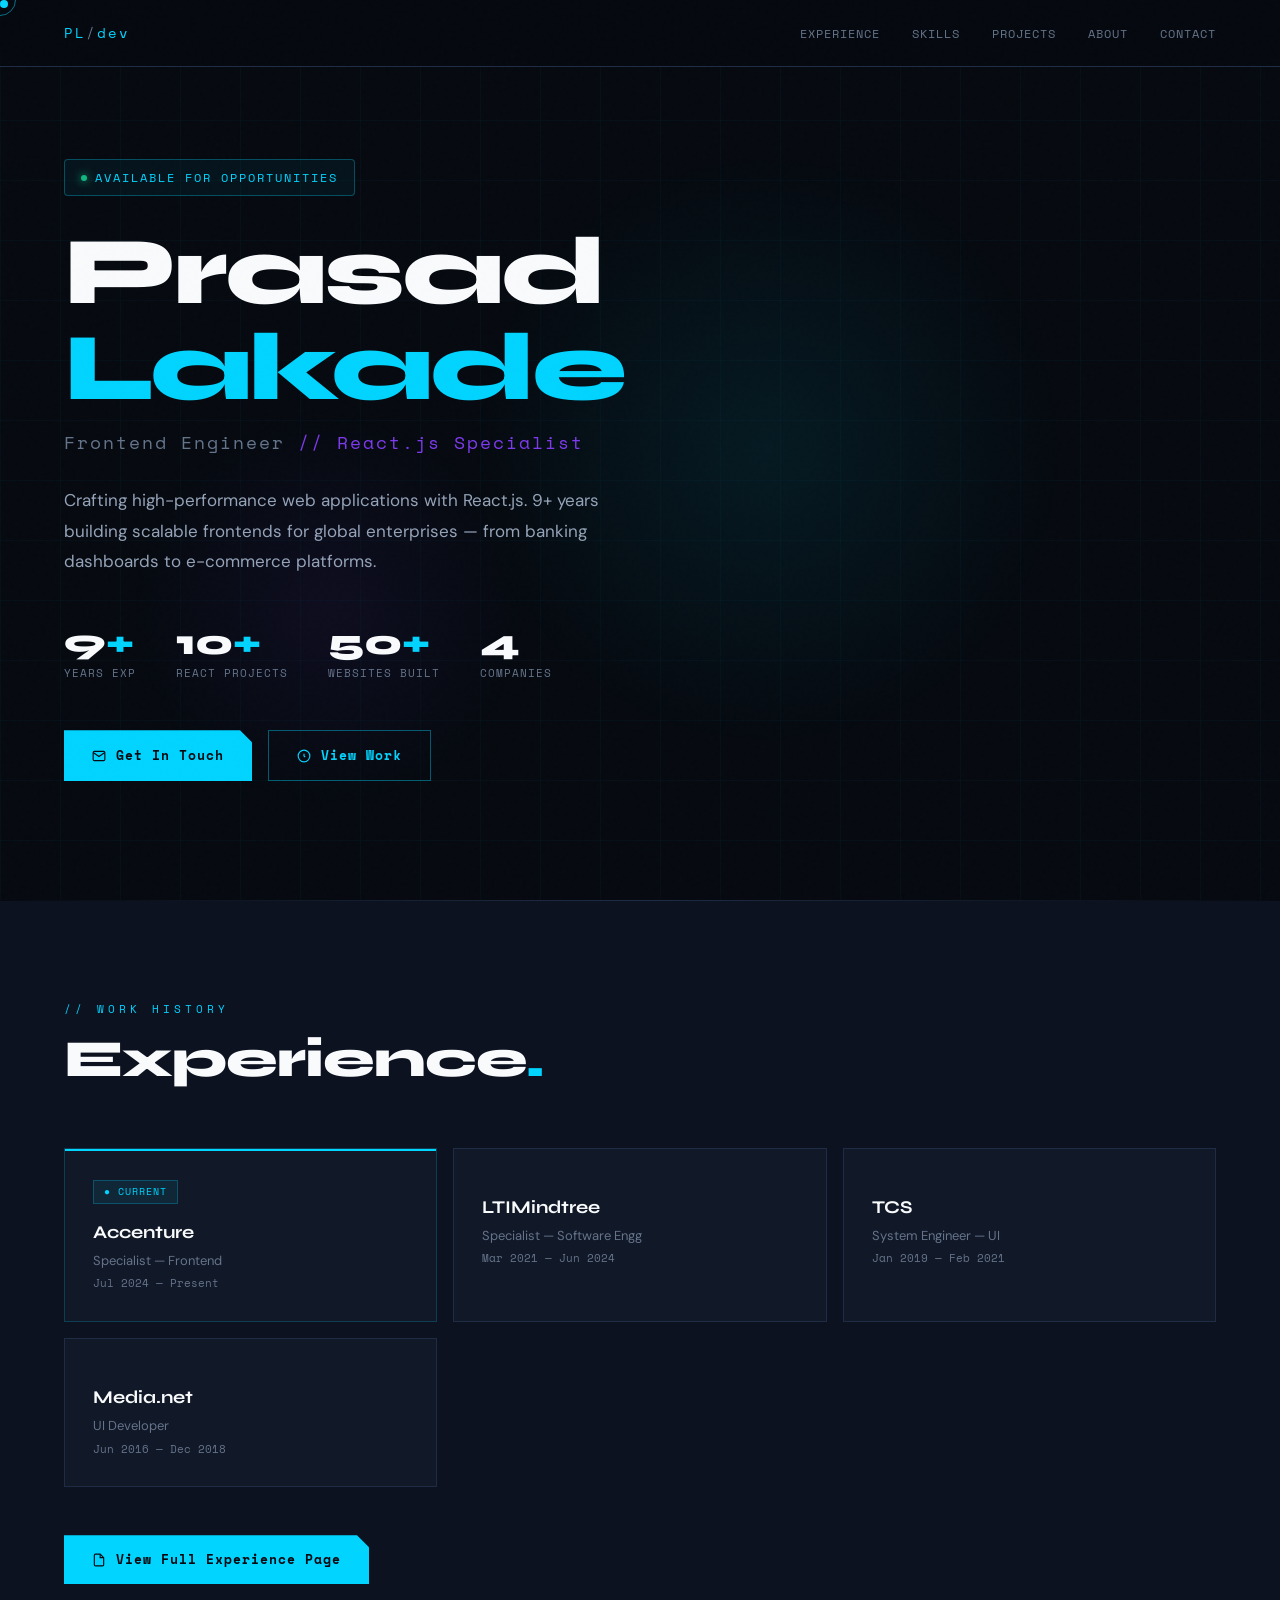
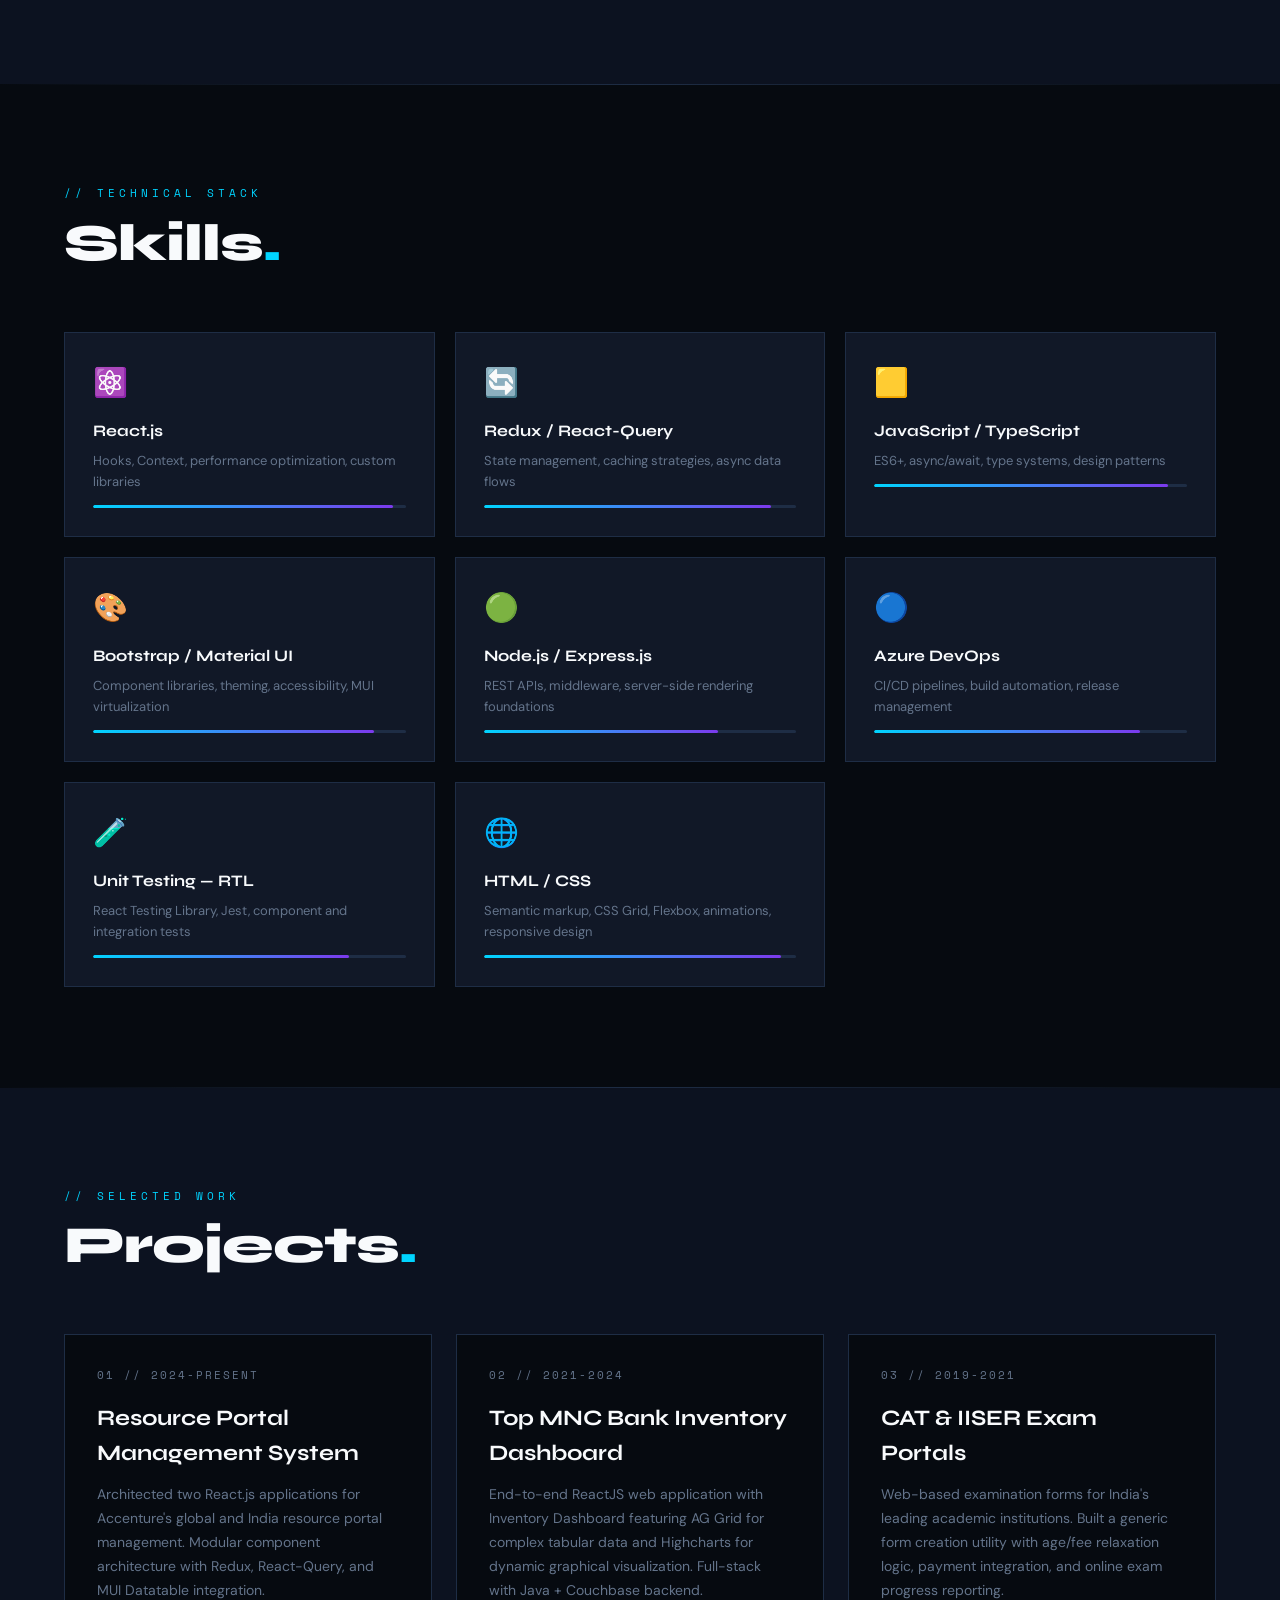
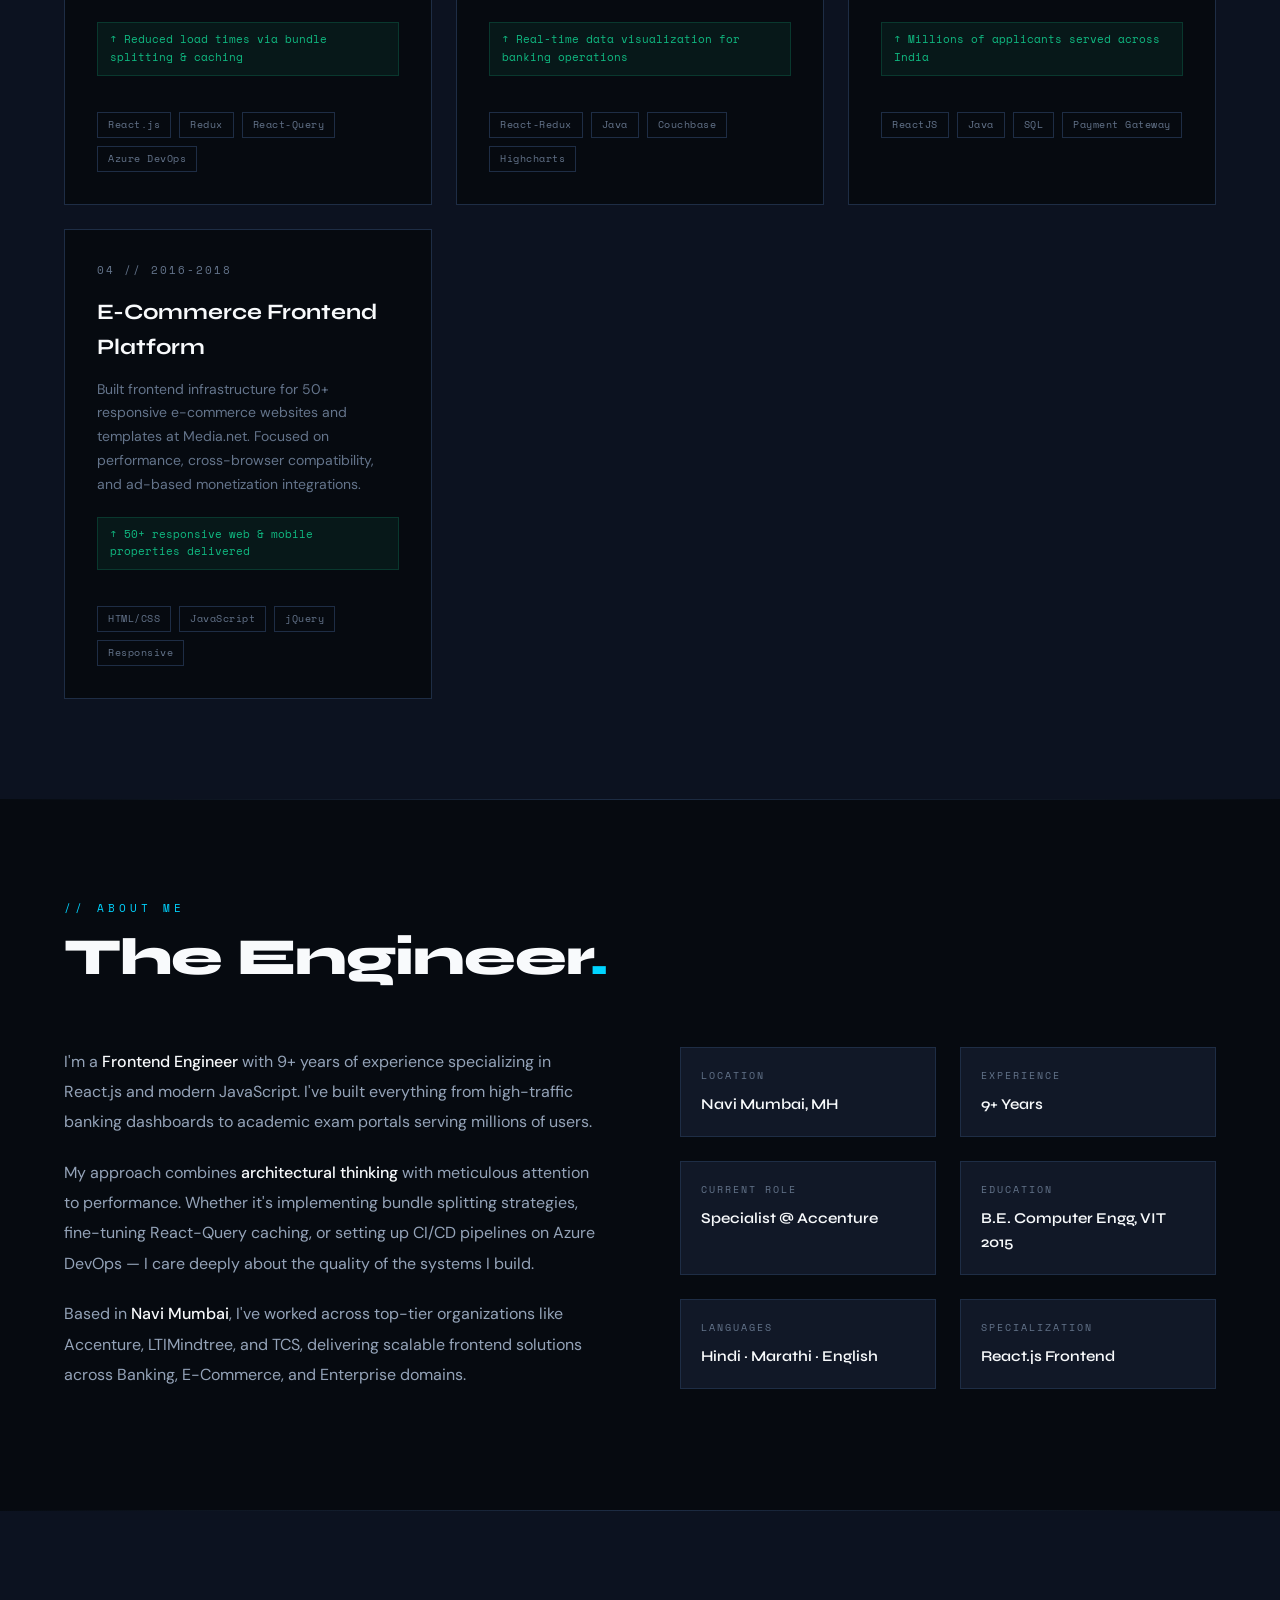
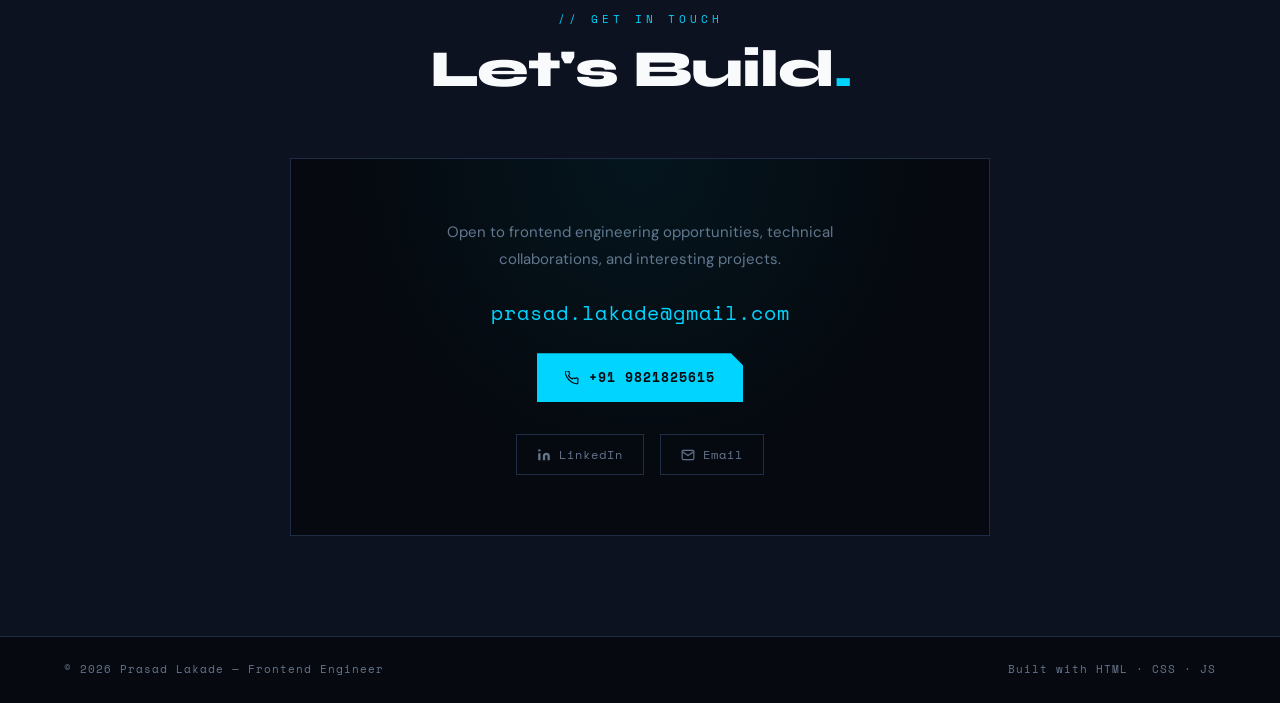
<file: index.html>
<!DOCTYPE html>
<html lang="en">
<head>
  <meta charset="UTF-8" />
  <meta name="viewport" content="width=device-width, initial-scale=1.0" />
  <title>Prasad Lakade — Frontend Engineer</title>
  <link rel="icon" type="image/svg+xml" href="favicon.svg">
  <link rel="icon" type="image/png" sizes="32x32" href="favicon-32x32.png">
  <link rel="icon" type="image/png" sizes="16x16" href="favicon-16x16.png">
  <link rel="shortcut icon" href="favicon.ico">
  <link rel="apple-touch-icon" sizes="180x180" href="apple-touch-icon.png">
  <link rel="preconnect" href="https://fonts.googleapis.com">
  <link href="https://fonts.googleapis.com/css2?family=Space+Mono:wght@400;700&family=Syne:wght@400;600;700;800&family=DM+Sans:wght@300;400;500&display=swap" rel="stylesheet">
  <style>
    :root {
      --bg: #060a10;
      --bg2: #0c1220;
      --surface: #111827;
      --border: #1e2d45;
      --accent: #00d4ff;
      --accent2: #7c3aed;
      --accent3: #10b981;
      --text: #e2e8f0;
      --muted: #64748b;
      --white: #f8fafc;
      --glow: 0 0 40px rgba(0,212,255,0.15);
    }

    *, *::before, *::after { box-sizing: border-box; margin: 0; padding: 0; }
    html { scroll-behavior: smooth; }

    body {
      background: var(--bg);
      color: var(--text);
      font-family: 'DM Sans', sans-serif;
      font-size: 16px;
      line-height: 1.6;
      overflow-x: hidden;
    }

    body::before {
      content: '';
      position: fixed;
      inset: 0;
      background-image: url("data:image/svg+xml,%3Csvg viewBox='0 0 256 256' xmlns='http://www.w3.org/2000/svg'%3E%3Cfilter id='noise'%3E%3CfeTurbulence type='fractalNoise' baseFrequency='0.9' numOctaves='4' stitchTiles='stitch'/%3E%3C/filter%3E%3Crect width='100%25' height='100%25' filter='url(%23noise)' opacity='0.04'/%3E%3C/svg%3E");
      pointer-events: none;
      z-index: 999;
      opacity: 0.4;
    }

    .grid-bg {
      position: fixed;
      inset: 0;
      background-image:
        linear-gradient(rgba(0,212,255,0.03) 1px, transparent 1px),
        linear-gradient(90deg, rgba(0,212,255,0.03) 1px, transparent 1px);
      background-size: 60px 60px;
      pointer-events: none;
      z-index: 0;
    }

    nav {
      position: fixed;
      top: 0; left: 0; right: 0;
      z-index: 100;
      padding: 20px 5%;
      display: flex;
      justify-content: space-between;
      align-items: center;
      background: rgba(6,10,16,0.85);
      backdrop-filter: blur(20px);
      border-bottom: 1px solid var(--border);
    }

    .nav-logo {
      font-family: 'Space Mono', monospace;
      font-size: 14px;
      color: var(--accent);
      letter-spacing: 2px;
      text-decoration: none;
    }

    .nav-logo span { color: var(--muted); }

    .nav-links {
      display: flex;
      gap: 32px;
      list-style: none;
    }

    .nav-links a {
      font-family: 'Space Mono', monospace;
      font-size: 12px;
      color: var(--muted);
      text-decoration: none;
      letter-spacing: 1px;
      text-transform: uppercase;
      transition: color 0.2s;
      position: relative;
    }

    .nav-links a::after {
      content: '';
      position: absolute;
      bottom: -4px; left: 0;
      width: 0; height: 1px;
      background: var(--accent);
      transition: width 0.3s;
    }

    .nav-links a:hover { color: var(--accent); }
    .nav-links a:hover::after { width: 100%; }

    #hero {
      min-height: 100vh;
      display: flex;
      align-items: center;
      padding: 120px 5% 80px;
      position: relative;
      overflow: hidden;
    }

    .hero-glow {
      position: absolute;
      width: 600px; height: 600px;
      border-radius: 50%;
      background: radial-gradient(circle, rgba(0,212,255,0.08) 0%, transparent 70%);
      top: 50%; left: 60%;
      transform: translate(-50%, -50%);
      pointer-events: none;
    }

    .hero-glow2 {
      position: absolute;
      width: 400px; height: 400px;
      border-radius: 50%;
      background: radial-gradient(circle, rgba(124,58,237,0.07) 0%, transparent 70%);
      bottom: 10%; left: 10%;
      pointer-events: none;
    }

    .hero-content {
      position: relative;
      z-index: 1;
      max-width: 800px;
    }

    .hero-badge {
      display: inline-flex;
      align-items: center;
      gap: 8px;
      font-family: 'Space Mono', monospace;
      font-size: 12px;
      color: var(--accent);
      letter-spacing: 2px;
      text-transform: uppercase;
      margin-bottom: 28px;
      padding: 8px 16px;
      border: 1px solid rgba(0,212,255,0.3);
      border-radius: 4px;
      background: rgba(0,212,255,0.05);
    }

    .hero-badge::before {
      content: '';
      width: 6px; height: 6px;
      border-radius: 50%;
      background: var(--accent3);
      box-shadow: 0 0 8px var(--accent3);
      animation: pulse 2s infinite;
    }

    @keyframes pulse {
      0%, 100% { opacity: 1; }
      50% { opacity: 0.4; }
    }

    .hero-name {
      font-family: 'Syne', sans-serif;
      font-size: clamp(52px, 8vw, 96px);
      font-weight: 800;
      line-height: 1;
      letter-spacing: -3px;
      margin-bottom: 12px;
      color: var(--white);
    }

    .hero-name .accent { color: var(--accent); }

    .hero-title {
      font-family: 'Space Mono', monospace;
      font-size: clamp(14px, 2vw, 18px);
      color: var(--muted);
      margin-bottom: 28px;
      letter-spacing: 2px;
    }

    .hero-title span { color: var(--accent2); }

    .hero-desc {
      font-size: 17px;
      color: #94a3b8;
      max-width: 560px;
      line-height: 1.8;
      margin-bottom: 48px;
    }

    .hero-stats {
      display: flex;
      gap: 40px;
      margin-bottom: 48px;
    }

    .stat { display: flex; flex-direction: column; gap: 4px; }

    .stat-num {
      font-family: 'Syne', sans-serif;
      font-size: 36px;
      font-weight: 800;
      color: var(--white);
      line-height: 1;
    }

    .stat-num span { color: var(--accent); }

    .stat-label {
      font-family: 'Space Mono', monospace;
      font-size: 11px;
      color: var(--muted);
      letter-spacing: 1px;
      text-transform: uppercase;
    }

    .hero-cta { display: flex; gap: 16px; flex-wrap: wrap; }

    .btn-primary {
      display: inline-flex;
      align-items: center;
      gap: 10px;
      padding: 14px 28px;
      background: var(--accent);
      color: var(--bg);
      font-family: 'Space Mono', monospace;
      font-size: 13px;
      font-weight: 700;
      text-decoration: none;
      letter-spacing: 1px;
      border: none;
      cursor: pointer;
      transition: all 0.2s;
      clip-path: polygon(0 0, calc(100% - 12px) 0, 100% 12px, 100% 100%, 0 100%);
    }

    .btn-primary:hover {
      background: #33dfff;
      transform: translateY(-2px);
      box-shadow: 0 8px 30px rgba(0,212,255,0.4);
    }

    .btn-outline {
      display: inline-flex;
      align-items: center;
      gap: 10px;
      padding: 14px 28px;
      background: transparent;
      color: var(--accent);
      font-family: 'Space Mono', monospace;
      font-size: 13px;
      font-weight: 700;
      text-decoration: none;
      letter-spacing: 1px;
      border: 1px solid rgba(0,212,255,0.4);
      cursor: pointer;
      transition: all 0.2s;
    }

    .btn-outline:hover {
      background: rgba(0,212,255,0.08);
      border-color: var(--accent);
      transform: translateY(-2px);
    }

    section { padding: 100px 5%; position: relative; }

    .section-label {
      font-family: 'Space Mono', monospace;
      font-size: 11px;
      color: var(--accent);
      letter-spacing: 4px;
      text-transform: uppercase;
      margin-bottom: 12px;
    }

    .section-title {
      font-family: 'Syne', sans-serif;
      font-size: clamp(32px, 5vw, 52px);
      font-weight: 800;
      color: var(--white);
      letter-spacing: -1px;
      margin-bottom: 60px;
      line-height: 1.1;
    }

    .section-title span { color: var(--accent); }

    .divider {
      width: 100%;
      height: 1px;
      background: linear-gradient(90deg, transparent, var(--border), transparent);
    }

    #experience { background: var(--bg2); }

    .exp-item {
      display: grid;
      grid-template-columns: 200px 1fr;
      gap: 0 40px;
      padding: 40px 0;
      border-bottom: 1px solid var(--border);
      position: relative;
    }

    .exp-item:last-child { border-bottom: none; }

    .exp-item::before {
      content: '';
      position: absolute;
      left: 200px;
      top: 0; bottom: 0;
      width: 1px;
      background: var(--border);
    }

    .exp-meta { padding-right: 40px; padding-top: 4px; }

    .exp-period {
      font-family: 'Space Mono', monospace;
      font-size: 11px;
      color: var(--muted);
      letter-spacing: 1px;
      margin-bottom: 8px;
    }

    .exp-company {
      font-family: 'Syne', sans-serif;
      font-size: 15px;
      font-weight: 700;
      color: var(--accent);
      margin-bottom: 4px;
    }

    .exp-company-tag {
      display: inline-block;
      font-family: 'Space Mono', monospace;
      font-size: 10px;
      color: var(--muted);
      border: 1px solid var(--border);
      padding: 2px 8px;
      border-radius: 2px;
    }

    .exp-body { padding-left: 40px; }

    .exp-role {
      font-family: 'Syne', sans-serif;
      font-size: 20px;
      font-weight: 700;
      color: var(--white);
      margin-bottom: 16px;
    }

    .exp-points { list-style: none; display: flex; flex-direction: column; gap: 10px; }

    .exp-points li {
      font-size: 14px;
      color: #94a3b8;
      padding-left: 20px;
      position: relative;
      line-height: 1.7;
    }

    .exp-points li::before {
      content: '▸';
      position: absolute;
      left: 0;
      color: var(--accent);
    }

    .exp-tags { display: flex; flex-wrap: wrap; gap: 8px; margin-top: 16px; }

    .tag {
      font-family: 'Space Mono', monospace;
      font-size: 10px;
      padding: 4px 10px;
      border: 1px solid var(--border);
      color: var(--muted);
      letter-spacing: 0.5px;
      transition: all 0.2s;
    }

    .tag:hover { border-color: var(--accent); color: var(--accent); background: rgba(0,212,255,0.05); }

    #skills { background: var(--bg); }

    .skills-grid {
      display: grid;
      grid-template-columns: repeat(auto-fill, minmax(280px, 1fr));
      gap: 20px;
    }

    .skill-card {
      background: var(--surface);
      border: 1px solid var(--border);
      padding: 28px;
      position: relative;
      overflow: hidden;
      transition: all 0.3s;
    }

    .skill-card::before {
      content: '';
      position: absolute;
      top: 0; left: 0; right: 0;
      height: 2px;
      background: var(--accent);
      transform: scaleX(0);
      transform-origin: left;
      transition: transform 0.3s;
    }

    .skill-card:hover { border-color: rgba(0,212,255,0.3); transform: translateY(-4px); box-shadow: var(--glow); }
    .skill-card:hover::before { transform: scaleX(1); }

    .skill-icon { font-size: 28px; margin-bottom: 12px; }

    .skill-name {
      font-family: 'Syne', sans-serif;
      font-size: 16px;
      font-weight: 700;
      color: var(--white);
      margin-bottom: 8px;
    }

    .skill-bar-wrap {
      height: 3px;
      background: var(--border);
      border-radius: 2px;
      overflow: hidden;
      margin-top: 12px;
    }

    .skill-bar {
      height: 100%;
      background: linear-gradient(90deg, var(--accent), var(--accent2));
      border-radius: 2px;
      transition: width 1.5s cubic-bezier(0.4, 0, 0.2, 1);
      width: 0;
    }

    #projects { background: var(--bg2); }

    .projects-grid {
      display: grid;
      grid-template-columns: repeat(auto-fill, minmax(360px, 1fr));
      gap: 24px;
    }

    .project-card {
      background: var(--bg);
      border: 1px solid var(--border);
      padding: 32px;
      position: relative;
      transition: all 0.3s;
      overflow: hidden;
    }

    .project-card::after {
      content: '';
      position: absolute;
      bottom: 0; left: 0; right: 0;
      height: 2px;
      background: linear-gradient(90deg, var(--accent), var(--accent2));
      transform: scaleX(0);
      transform-origin: left;
      transition: transform 0.3s;
    }

    .project-card:hover { border-color: rgba(0,212,255,0.2); transform: translateY(-6px); box-shadow: 0 20px 60px rgba(0,0,0,0.4); }
    .project-card:hover::after { transform: scaleX(1); }

    .project-number {
      font-family: 'Space Mono', monospace;
      font-size: 11px;
      color: var(--muted);
      letter-spacing: 2px;
      margin-bottom: 16px;
    }

    .project-title {
      font-family: 'Syne', sans-serif;
      font-size: 22px;
      font-weight: 700;
      color: var(--white);
      margin-bottom: 12px;
    }

    .project-desc {
      font-size: 14px;
      color: #64748b;
      line-height: 1.7;
      margin-bottom: 20px;
    }

    .project-impact {
      font-family: 'Space Mono', monospace;
      font-size: 11px;
      color: var(--accent3);
      padding: 8px 12px;
      background: rgba(16,185,129,0.08);
      border: 1px solid rgba(16,185,129,0.2);
      margin-bottom: 20px;
      display: inline-block;
    }

    #about { background: var(--bg); }

    .about-grid {
      display: grid;
      grid-template-columns: 1fr 1fr;
      gap: 80px;
      align-items: start;
    }

    .about-text p {
      font-size: 16px;
      color: #94a3b8;
      line-height: 1.9;
      margin-bottom: 20px;
    }

    .about-text p strong { color: var(--white); font-weight: 500; }

    .about-info { display: grid; grid-template-columns: 1fr 1fr; gap: 24px; }

    .info-item {
      padding: 20px;
      border: 1px solid var(--border);
      background: var(--surface);
    }

    .info-label {
      font-family: 'Space Mono', monospace;
      font-size: 10px;
      color: var(--muted);
      letter-spacing: 2px;
      text-transform: uppercase;
      margin-bottom: 8px;
    }

    .info-value {
      font-family: 'Syne', sans-serif;
      font-size: 15px;
      font-weight: 600;
      color: var(--white);
    }

    #contact { background: var(--bg2); text-align: center; }

    .contact-card {
      max-width: 700px;
      margin: 0 auto;
      padding: 60px;
      border: 1px solid var(--border);
      background: var(--bg);
      position: relative;
      overflow: hidden;
    }

    .contact-card::before {
      content: '';
      position: absolute;
      inset: 0;
      background: radial-gradient(ellipse at 50% 0%, rgba(0,212,255,0.06) 0%, transparent 60%);
      pointer-events: none;
    }

    .contact-email {
      font-family: 'Space Mono', monospace;
      font-size: clamp(14px, 2.5vw, 20px);
      color: var(--accent);
      text-decoration: none;
      display: block;
      margin: 24px 0;
      letter-spacing: 1px;
      transition: color 0.2s;
    }

    .contact-email:hover { color: #33dfff; }

    .social-links { display: flex; justify-content: center; gap: 16px; margin-top: 32px; }

    .social-link {
      display: flex;
      align-items: center;
      gap: 8px;
      padding: 10px 20px;
      border: 1px solid var(--border);
      color: var(--muted);
      text-decoration: none;
      font-family: 'Space Mono', monospace;
      font-size: 12px;
      letter-spacing: 1px;
      transition: all 0.2s;
    }

    .social-link:hover { border-color: var(--accent); color: var(--accent); background: rgba(0,212,255,0.05); }

    footer {
      padding: 24px 5%;
      border-top: 1px solid var(--border);
      display: flex;
      justify-content: space-between;
      align-items: center;
    }

    footer p {
      font-family: 'Space Mono', monospace;
      font-size: 11px;
      color: var(--muted);
      letter-spacing: 1px;
    }

    .cursor {
      width: 8px; height: 8px;
      background: var(--accent);
      border-radius: 50%;
      position: fixed;
      pointer-events: none;
      z-index: 9999;
      transition: transform 0.15s;
      mix-blend-mode: screen;
    }

    .cursor-ring {
      width: 32px; height: 32px;
      border: 1px solid rgba(0,212,255,0.5);
      border-radius: 50%;
      position: fixed;
      pointer-events: none;
      z-index: 9998;
      transition: all 0.3s ease;
      mix-blend-mode: screen;
    }

    .reveal {
      opacity: 0;
      transform: translateY(30px);
      transition: opacity 0.7s ease, transform 0.7s ease;
    }

    .reveal.visible { opacity: 1; transform: translateY(0); }

    ::-webkit-scrollbar { width: 4px; }
    ::-webkit-scrollbar-track { background: var(--bg); }
    ::-webkit-scrollbar-thumb { background: var(--border); border-radius: 2px; }
    ::-webkit-scrollbar-thumb:hover { background: var(--accent); }

    @media (max-width: 768px) {
      .nav-links { display: none; }
      .exp-item { grid-template-columns: 1fr; }
      .exp-item::before { display: none; }
      .exp-meta { padding-right: 0; padding-bottom: 16px; }
      .exp-body { padding-left: 0; padding-top: 16px; border-top: 1px solid var(--border); }
      .about-grid { grid-template-columns: 1fr; gap: 40px; }
      .hero-stats { flex-wrap: wrap; gap: 24px; }
      .contact-card { padding: 32px 20px; }
      .projects-grid { grid-template-columns: 1fr; }
      .about-info { grid-template-columns: 1fr; }
    }
  </style>
</head>
<body>

<div class="cursor" id="cursor"></div>
<div class="cursor-ring" id="cursorRing"></div>
<div class="grid-bg"></div>

<nav>
  <a href="#hero" class="nav-logo">PL<span>/</span>dev</a>
  <ul class="nav-links">
    <li><a href="experience.html">Experience</a></li>
    <li><a href="#skills">Skills</a></li>
    <li><a href="#projects">Projects</a></li>
    <li><a href="#about">About</a></li>
    <li><a href="#contact">Contact</a></li>
  </ul>
</nav>

<section id="hero">
  <div class="hero-glow"></div>
  <div class="hero-glow2"></div>
  <div class="hero-content">
    <div class="hero-badge">Available for opportunities</div>
    <h1 class="hero-name">Prasad<br><span class="accent">Lakade</span></h1>
    <p class="hero-title">Frontend Engineer <span>// React.js Specialist</span></p>
    <p class="hero-desc">
      Crafting high-performance web applications with React.js. 9+ years building
      scalable frontends for global enterprises — from banking dashboards to e-commerce platforms.
    </p>
    <div class="hero-stats">
      <div class="stat">
        <span class="stat-num">9<span>+</span></span>
        <span class="stat-label">Years Exp</span>
      </div>
      <div class="stat">
        <span class="stat-num">10<span>+</span></span>
        <span class="stat-label">React Projects</span>
      </div>
      <div class="stat">
        <span class="stat-num">50<span>+</span></span>
        <span class="stat-label">Websites Built</span>
      </div>
      <div class="stat">
        <span class="stat-num">4</span>
        <span class="stat-label">Companies</span>
      </div>
    </div>
    <div class="hero-cta">
      <a href="#contact" class="btn-primary">
        <svg width="14" height="14" viewBox="0 0 24 24" fill="none" stroke="currentColor" stroke-width="2"><path d="M4 4h16c1.1 0 2 .9 2 2v12c0 1.1-.9 2-2 2H4c-1.1 0-2-.9-2-2V6c0-1.1.9-2 2-2z"/><polyline points="22,6 12,13 2,6"/></svg>
        Get In Touch
      </a>

      <a href="experience.html" class="btn-outline">
        <svg width="14" height="14" viewBox="0 0 24 24" fill="none" stroke="currentColor" stroke-width="2"><circle cx="12" cy="12" r="10"/><polyline points="12 8 12 12 14 14"/></svg>
        View Work
      </a>
    </div>
  </div>
</section>

<div class="divider"></div>

<section id="experience">
  <div class="section-label">// work history</div>
  <h2 class="section-title">Experience<span>.</span></h2>

  <!-- TEASER CARDS -->
  <div style="display:grid;grid-template-columns:repeat(auto-fill,minmax(280px,1fr));gap:16px;margin-bottom:48px;">

    <div class="exp-teaser-card reveal" style="background:var(--surface);border:1px solid rgba(0,212,255,0.2);padding:28px;position:relative;overflow:hidden;transition:all 0.3s;">
      <div style="position:absolute;top:0;left:0;right:0;height:2px;background:var(--accent);"></div>
      <div style="display:inline-block;font-family:'Space Mono',monospace;font-size:10px;color:var(--accent);background:rgba(0,212,255,0.08);border:1px solid rgba(0,212,255,0.25);padding:3px 10px;letter-spacing:1px;margin-bottom:14px;">● CURRENT</div>
      <div style="font-family:'Syne',sans-serif;font-size:18px;font-weight:700;color:var(--white);margin-bottom:4px;">Accenture</div>
      <div style="font-size:13px;color:var(--muted);margin-bottom:4px;">Specialist — Frontend</div>
      <div style="font-family:'Space Mono',monospace;font-size:11px;color:var(--muted);">Jul 2024 — Present</div>
    </div>

    <div class="exp-teaser-card reveal" style="background:var(--surface);border:1px solid var(--border);padding:28px;position:relative;overflow:hidden;transition:all 0.3s;">
      <div style="font-family:'Syne',sans-serif;font-size:18px;font-weight:700;color:var(--white);margin-bottom:4px;margin-top:16px;">LTIMindtree</div>
      <div style="font-size:13px;color:var(--muted);margin-bottom:4px;">Specialist — Software Engg</div>
      <div style="font-family:'Space Mono',monospace;font-size:11px;color:var(--muted);">Mar 2021 — Jun 2024</div>
    </div>

    <div class="exp-teaser-card reveal" style="background:var(--surface);border:1px solid var(--border);padding:28px;position:relative;overflow:hidden;transition:all 0.3s;">
      <div style="font-family:'Syne',sans-serif;font-size:18px;font-weight:700;color:var(--white);margin-bottom:4px;margin-top:16px;">TCS</div>
      <div style="font-size:13px;color:var(--muted);margin-bottom:4px;">System Engineer — UI</div>
      <div style="font-family:'Space Mono',monospace;font-size:11px;color:var(--muted);">Jan 2019 — Feb 2021</div>
    </div>

    <div class="exp-teaser-card reveal" style="background:var(--surface);border:1px solid var(--border);padding:28px;position:relative;overflow:hidden;transition:all 0.3s;">
      <div style="font-family:'Syne',sans-serif;font-size:18px;font-weight:700;color:var(--white);margin-bottom:4px;margin-top:16px;">Media.net</div>
      <div style="font-size:13px;color:var(--muted);margin-bottom:4px;">UI Developer</div>
      <div style="font-family:'Space Mono',monospace;font-size:11px;color:var(--muted);">Jun 2016 — Dec 2018</div>
    </div>

  </div>

  <a href="experience.html" class="btn-primary" style="display:inline-flex;">
    <svg width="14" height="14" viewBox="0 0 24 24" fill="none" stroke="currentColor" stroke-width="2"><path d="M14 2H6a2 2 0 0 0-2 2v16a2 2 0 0 0 2 2h12a2 2 0 0 0 2-2V8z"/><polyline points="14 2 14 8 20 8"/></svg>
    View Full Experience Page
  </a>

</section>

<div class="divider"></div>

<section id="skills">
  <div class="section-label">// technical stack</div>
  <h2 class="section-title">Skills<span>.</span></h2>
  <div class="skills-grid">
    <div class="skill-card reveal">
      <div class="skill-icon">⚛️</div>
      <div class="skill-name">React.js</div>
      <p style="font-size:13px;color:var(--muted);line-height:1.6">Hooks, Context, performance optimization, custom libraries</p>
      <div class="skill-bar-wrap"><div class="skill-bar" data-width="96"></div></div>
    </div>
    <div class="skill-card reveal">
      <div class="skill-icon">🔄</div>
      <div class="skill-name">Redux / React-Query</div>
      <p style="font-size:13px;color:var(--muted);line-height:1.6">State management, caching strategies, async data flows</p>
      <div class="skill-bar-wrap"><div class="skill-bar" data-width="92"></div></div>
    </div>
    <div class="skill-card reveal">
      <div class="skill-icon">🟨</div>
      <div class="skill-name">JavaScript / TypeScript</div>
      <p style="font-size:13px;color:var(--muted);line-height:1.6">ES6+, async/await, type systems, design patterns</p>
      <div class="skill-bar-wrap"><div class="skill-bar" data-width="94"></div></div>
    </div>
    <div class="skill-card reveal">
      <div class="skill-icon">🎨</div>
      <div class="skill-name">Bootstrap / Material UI</div>
      <p style="font-size:13px;color:var(--muted);line-height:1.6">Component libraries, theming, accessibility, MUI virtualization</p>
      <div class="skill-bar-wrap"><div class="skill-bar" data-width="90"></div></div>
    </div>
    <div class="skill-card reveal">
      <div class="skill-icon">🟢</div>
      <div class="skill-name">Node.js / Express.js</div>
      <p style="font-size:13px;color:var(--muted);line-height:1.6">REST APIs, middleware, server-side rendering foundations</p>
      <div class="skill-bar-wrap"><div class="skill-bar" data-width="75"></div></div>
    </div>
    <div class="skill-card reveal">
      <div class="skill-icon">🔵</div>
      <div class="skill-name">Azure DevOps</div>
      <p style="font-size:13px;color:var(--muted);line-height:1.6">CI/CD pipelines, build automation, release management</p>
      <div class="skill-bar-wrap"><div class="skill-bar" data-width="85"></div></div>
    </div>
    <div class="skill-card reveal">
      <div class="skill-icon">🧪</div>
      <div class="skill-name">Unit Testing — RTL</div>
      <p style="font-size:13px;color:var(--muted);line-height:1.6">React Testing Library, Jest, component and integration tests</p>
      <div class="skill-bar-wrap"><div class="skill-bar" data-width="82"></div></div>
    </div>
    <div class="skill-card reveal">
      <div class="skill-icon">🌐</div>
      <div class="skill-name">HTML / CSS</div>
      <p style="font-size:13px;color:var(--muted);line-height:1.6">Semantic markup, CSS Grid, Flexbox, animations, responsive design</p>
      <div class="skill-bar-wrap"><div class="skill-bar" data-width="95"></div></div>
    </div>
  </div>
</section>

<div class="divider"></div>

<section id="projects">
  <div class="section-label">// selected work</div>
  <h2 class="section-title">Projects<span>.</span></h2>
  <div class="projects-grid">
    <div class="project-card reveal">
      <div class="project-number">01 // 2024-PRESENT</div>
      <div class="project-title">Resource Portal Management System</div>
      <p class="project-desc">Architected two React.js applications for Accenture's global and India resource portal management. Modular component architecture with Redux, React-Query, and MUI Datatable integration.</p>
      <span class="project-impact">↑ Reduced load times via bundle splitting & caching</span>
      <div class="exp-tags">
        <span class="tag">React.js</span><span class="tag">Redux</span><span class="tag">React-Query</span><span class="tag">Azure DevOps</span>
      </div>
    </div>
    <div class="project-card reveal">
      <div class="project-number">02 // 2021-2024</div>
      <div class="project-title">Top MNC Bank Inventory Dashboard</div>
      <p class="project-desc">End-to-end ReactJS web application with Inventory Dashboard featuring AG Grid for complex tabular data and Highcharts for dynamic graphical visualization. Full-stack with Java + Couchbase backend.</p>
      <span class="project-impact">↑ Real-time data visualization for banking operations</span>
      <div class="exp-tags">
        <span class="tag">React-Redux</span><span class="tag">Java</span><span class="tag">Couchbase</span><span class="tag">Highcharts</span>
      </div>
    </div>
    <div class="project-card reveal">
      <div class="project-number">03 // 2019-2021</div>
      <div class="project-title">CAT & IISER Exam Portals</div>
      <p class="project-desc">Web-based examination forms for India's leading academic institutions. Built a generic form creation utility with age/fee relaxation logic, payment integration, and online exam progress reporting.</p>
      <span class="project-impact">↑ Millions of applicants served across India</span>
      <div class="exp-tags">
        <span class="tag">ReactJS</span><span class="tag">Java</span><span class="tag">SQL</span><span class="tag">Payment Gateway</span>
      </div>
    </div>
    <div class="project-card reveal">
      <div class="project-number">04 // 2016-2018</div>
      <div class="project-title">E-Commerce Frontend Platform</div>
      <p class="project-desc">Built frontend infrastructure for 50+ responsive e-commerce websites and templates at Media.net. Focused on performance, cross-browser compatibility, and ad-based monetization integrations.</p>
      <span class="project-impact">↑ 50+ responsive web & mobile properties delivered</span>
      <div class="exp-tags">
        <span class="tag">HTML/CSS</span><span class="tag">JavaScript</span><span class="tag">jQuery</span><span class="tag">Responsive</span>
      </div>
    </div>
  </div>
</section>

<div class="divider"></div>

<section id="about">
  <div class="section-label">// about me</div>
  <h2 class="section-title">The Engineer<span>.</span></h2>
  <div class="about-grid">
    <div class="about-text reveal">
      <p>I'm a <strong>Frontend Engineer</strong> with 9+ years of experience specializing in React.js and modern JavaScript. I've built everything from high-traffic banking dashboards to academic exam portals serving millions of users.</p>
      <p>My approach combines <strong>architectural thinking</strong> with meticulous attention to performance. Whether it's implementing bundle splitting strategies, fine-tuning React-Query caching, or setting up CI/CD pipelines on Azure DevOps — I care deeply about the quality of the systems I build.</p>
      <p>Based in <strong>Navi Mumbai</strong>, I've worked across top-tier organizations like Accenture, LTIMindtree, and TCS, delivering scalable frontend solutions across Banking, E-Commerce, and Enterprise domains.</p>
    </div>
    <div class="about-info reveal">
      <div class="info-item">
        <div class="info-label">Location</div>
        <div class="info-value">Navi Mumbai, MH</div>
      </div>
      <div class="info-item">
        <div class="info-label">Experience</div>
        <div class="info-value">9+ Years</div>
      </div>
      <div class="info-item">
        <div class="info-label">Current Role</div>
        <div class="info-value">Specialist @ Accenture</div>
      </div>
      <div class="info-item">
        <div class="info-label">Education</div>
        <div class="info-value">B.E. Computer Engg, VIT 2015</div>
      </div>
      <div class="info-item">
        <div class="info-label">Languages</div>
        <div class="info-value">Hindi · Marathi · English</div>
      </div>
      <div class="info-item">
        <div class="info-label">Specialization</div>
        <div class="info-value">React.js Frontend</div>
      </div>
    </div>
  </div>
</section>

<div class="divider"></div>

<section id="contact">
  <div class="section-label">// get in touch</div>
  <h2 class="section-title">Let's Build<span>.</span></h2>
  <div class="contact-card reveal">
    <p style="color:var(--muted);font-size:15px;max-width:400px;margin:0 auto;line-height:1.8">Open to frontend engineering opportunities, technical collaborations, and interesting projects.</p>
    <a href="mailto:prasad.lakade@gmail.com" class="contact-email">prasad.lakade@gmail.com</a>
    <a href="tel:+919821825615" class="btn-primary" style="display:inline-flex;">
      <svg width="14" height="14" viewBox="0 0 24 24" fill="none" stroke="currentColor" stroke-width="2"><path d="M22 16.92v3a2 2 0 01-2.18 2 19.79 19.79 0 01-8.63-3.07A19.5 19.5 0 013.07 9.81 19.79 19.79 0 01.01 1.18 2 2 0 012 .01h3a2 2 0 012 1.72 12.84 12.84 0 00.7 2.81 2 2 0 01-.45 2.11L6.09 7.91a16 16 0 006 6l1.27-1.27a2 2 0 012.11-.45 12.84 12.84 0 002.81.7A2 2 0 0122 14.92z"/></svg>
      +91 9821825615
    </a>
    <div class="social-links">
      <a href="https://linkedin.com/in/prasadlakade" target="_blank" class="social-link">
        <svg width="14" height="14" viewBox="0 0 24 24" fill="currentColor"><path d="M16 8a6 6 0 016 6v7h-4v-7a2 2 0 00-2-2 2 2 0 00-2 2v7h-4v-7a6 6 0 016-6zM2 9h4v12H2z"/><circle cx="4" cy="4" r="2"/></svg>
        LinkedIn
      </a>
      <a href="mailto:prasad.lakade@gmail.com" class="social-link">
        <svg width="14" height="14" viewBox="0 0 24 24" fill="none" stroke="currentColor" stroke-width="2"><path d="M4 4h16c1.1 0 2 .9 2 2v12c0 1.1-.9 2-2 2H4c-1.1 0-2-.9-2-2V6c0-1.1.9-2 2-2z"/><polyline points="22,6 12,13 2,6"/></svg>
        Email
      </a>
    </div>
  </div>
</section>

<footer>
  <p>© <span id="copyright-year"></span> Prasad Lakade — Frontend Engineer</p>
  <p>Built with HTML · CSS · JS</p>
</footer>

<script>
  document.getElementById('copyright-year').textContent = new Date().getFullYear();

  const cursor = document.getElementById('cursor');
  const ring = document.getElementById('cursorRing');
  let mx = 0, my = 0, rx = 0, ry = 0;

  document.addEventListener('mousemove', e => {
    mx = e.clientX; my = e.clientY;
    cursor.style.left = mx - 4 + 'px';
    cursor.style.top = my - 4 + 'px';
  });

  function animateRing() {
    rx += (mx - rx - 16) * 0.12;
    ry += (my - ry - 16) * 0.12;
    ring.style.left = rx + 'px';
    ring.style.top = ry + 'px';
    requestAnimationFrame(animateRing);
  }
  animateRing();

  const reveals = document.querySelectorAll('.reveal');
  const observer = new IntersectionObserver((entries) => {
    entries.forEach(entry => {
      if (entry.isIntersecting) {
        entry.target.classList.add('visible');
        const bar = entry.target.querySelector('.skill-bar');
        if (bar) bar.style.width = bar.getAttribute('data-width') + '%';
      }
    });
  }, { threshold: 0.1 });

  reveals.forEach(el => observer.observe(el));

  const sections = document.querySelectorAll('section[id]');
  window.addEventListener('scroll', () => {
    const scrollY = window.scrollY;
    sections.forEach(section => {
      const top = section.offsetTop - 100;
      const bottom = top + section.offsetHeight;
      const id = section.getAttribute('id');
      const link = document.querySelector(`.nav-links a[href="#${id}"]`);
      if (link) {
        link.style.color = (scrollY >= top && scrollY < bottom) ? 'var(--accent)' : '';
      }
    });
  });

  document.querySelectorAll('a, button, .skill-card, .project-card').forEach(el => {
    el.addEventListener('mouseenter', () => {
      cursor.style.transform = 'scale(3)';
      ring.style.transform = 'scale(1.5)';
    });
    el.addEventListener('mouseleave', () => {
      cursor.style.transform = 'scale(1)';
      ring.style.transform = 'scale(1)';
    });
  });
</script>
</body>
</html>
</file>
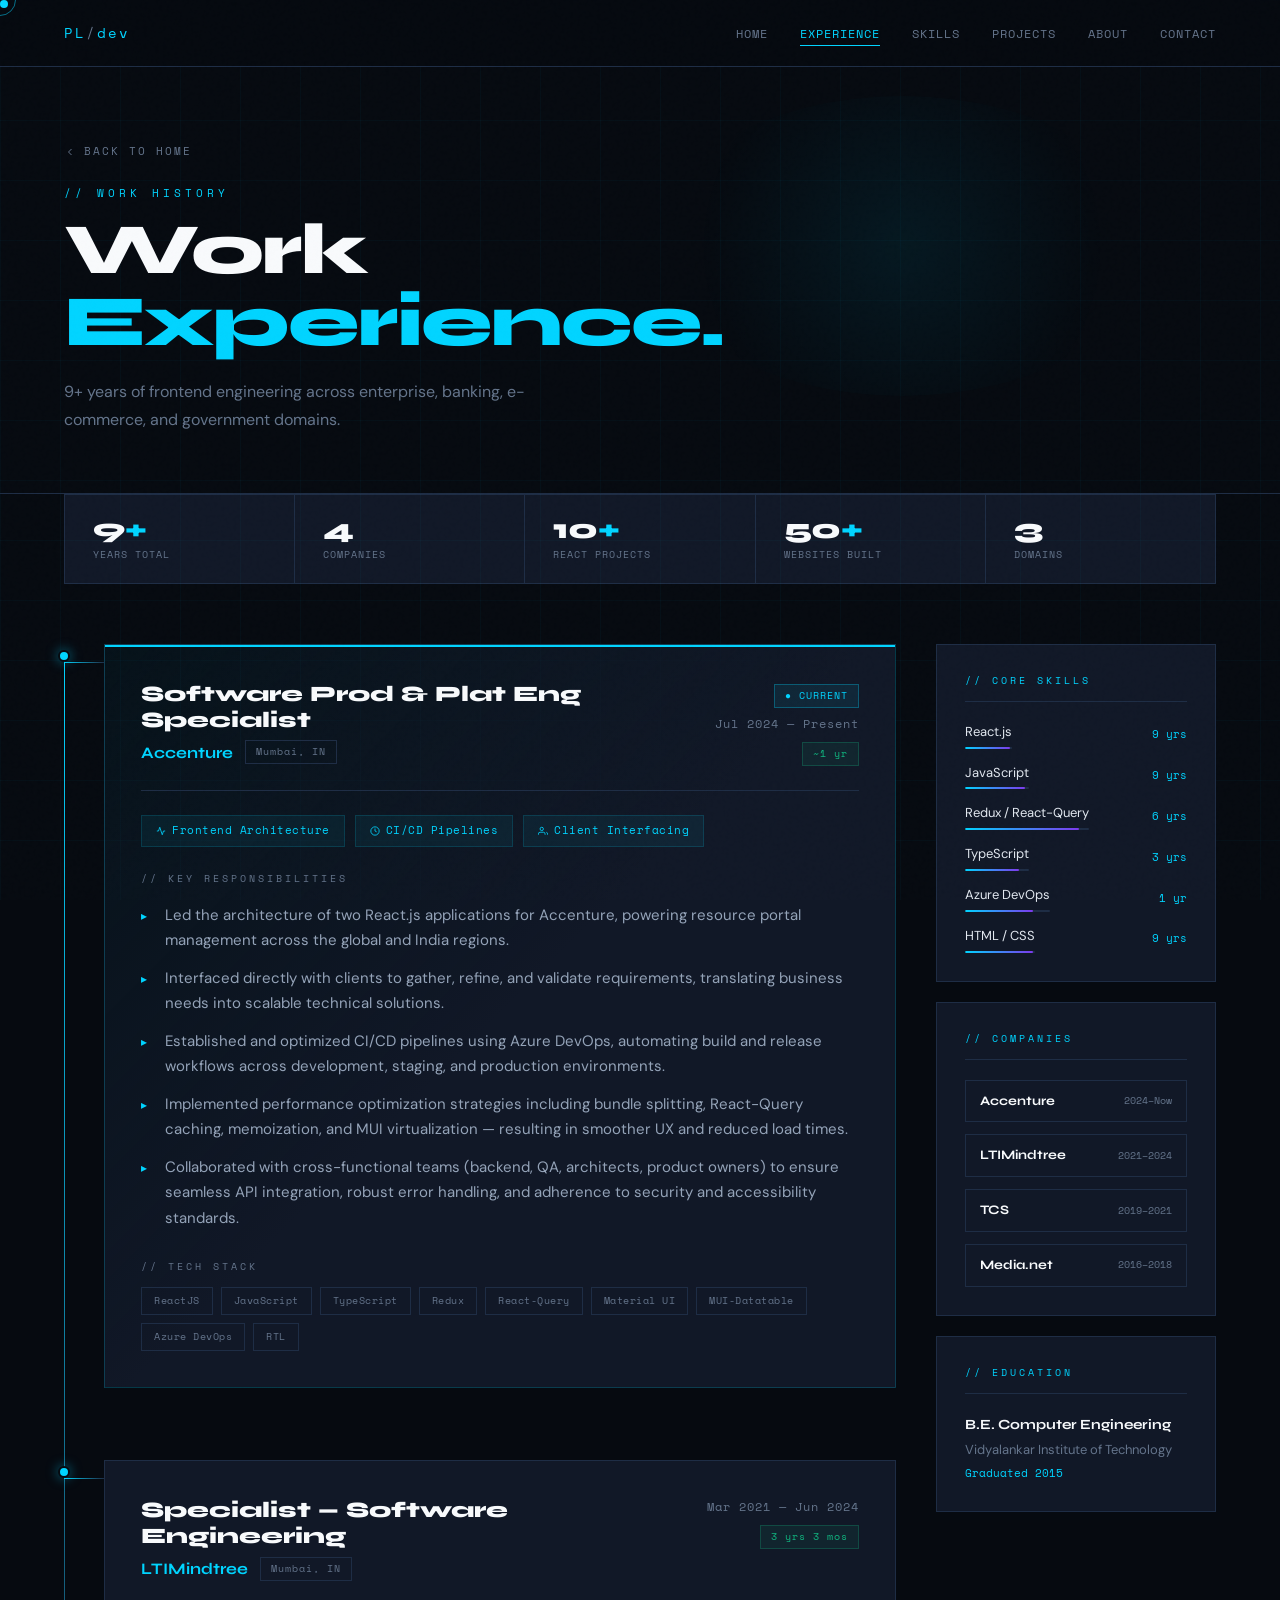
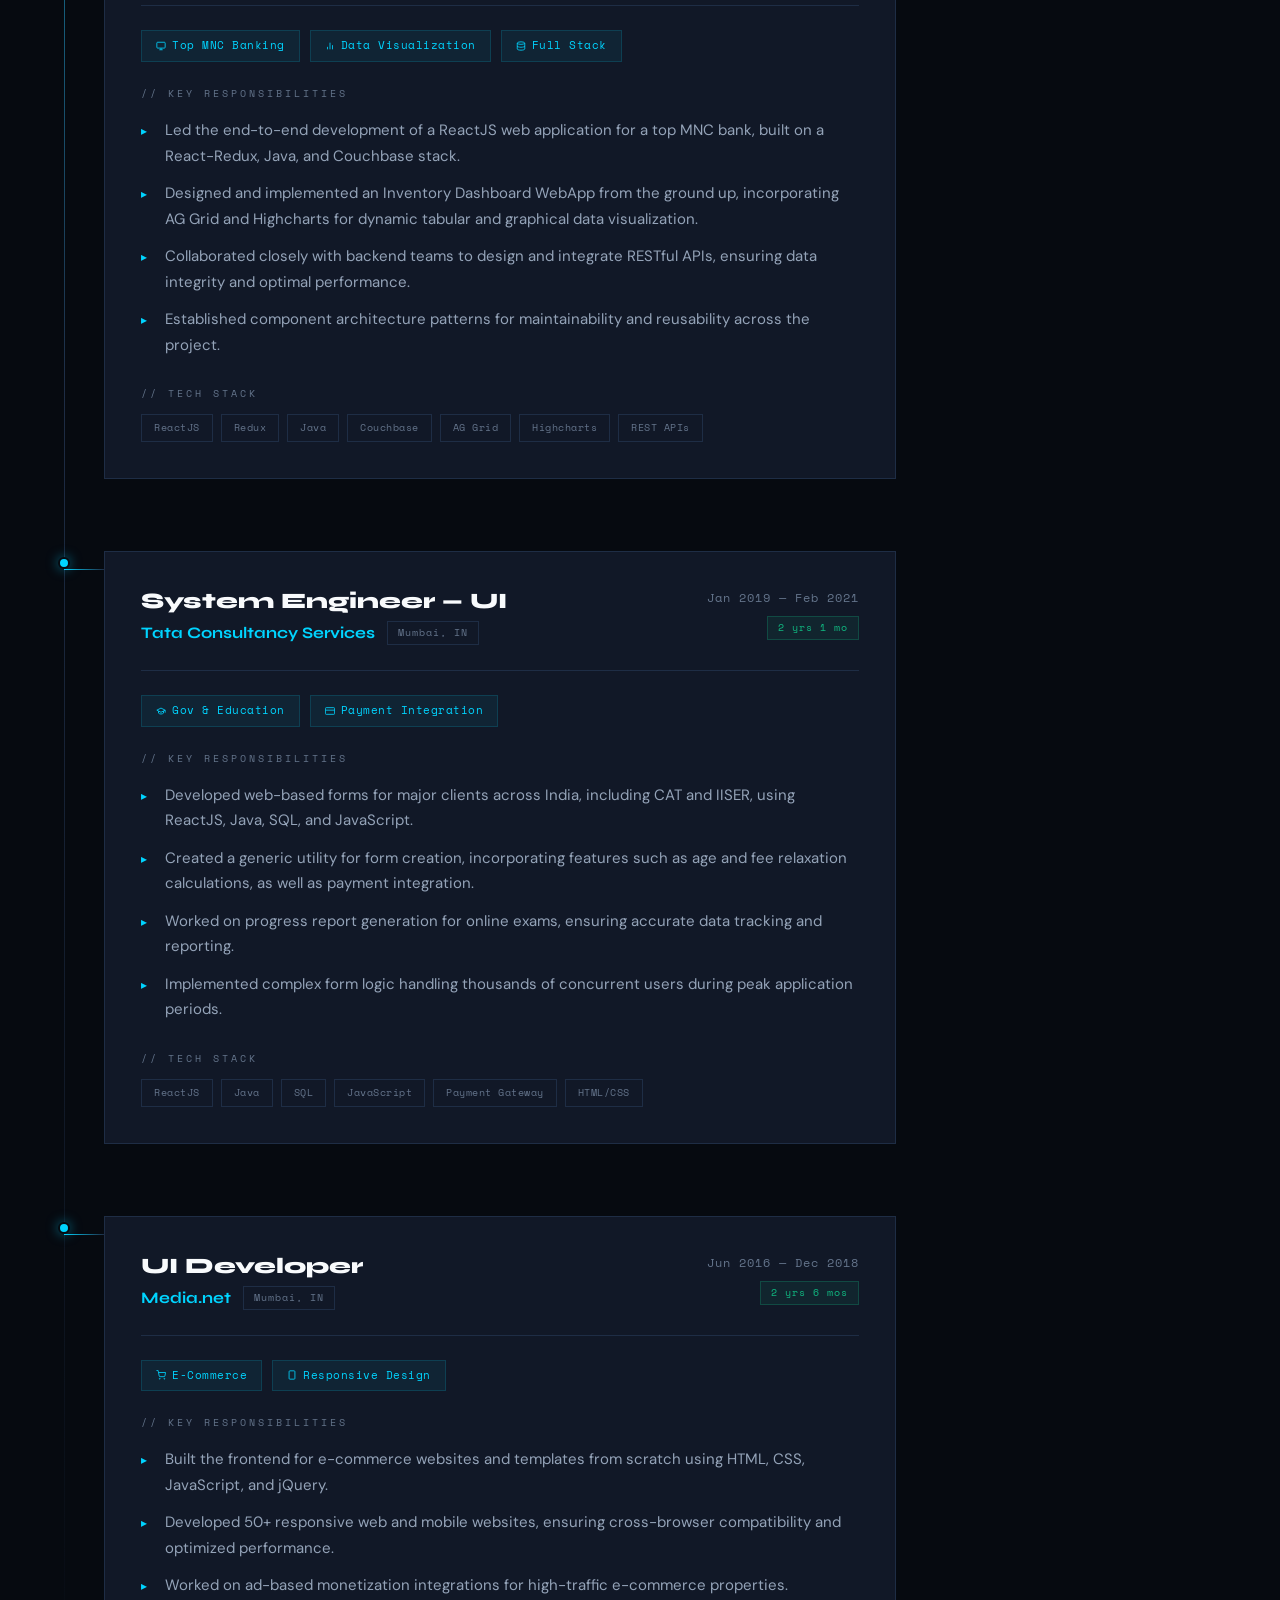
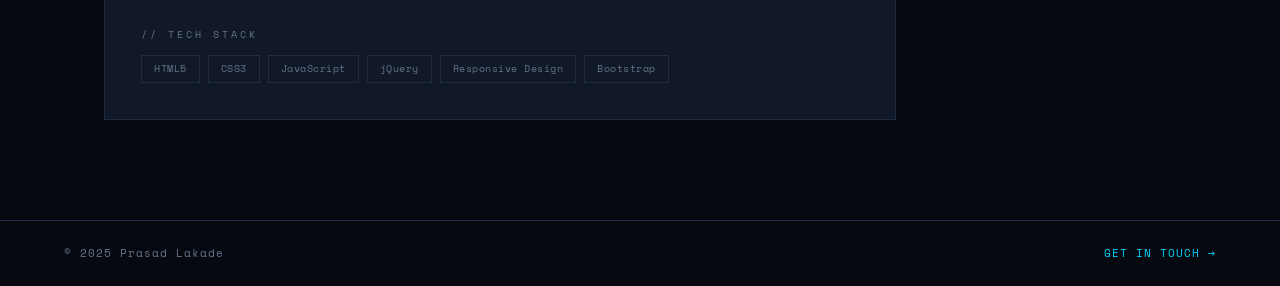
<file: experience.html>
<!DOCTYPE html>
<html lang="en">
<head>
  <meta charset="UTF-8" />
  <meta name="viewport" content="width=device-width, initial-scale=1.0" />
  <title>Experience — Prasad Lakade</title>
  <link rel="icon" type="image/svg+xml" href="favicon.svg">
  <link rel="icon" type="image/png" sizes="32x32" href="favicon-32x32.png">
  <link rel="icon" type="image/png" sizes="16x16" href="favicon-16x16.png">
  <link rel="shortcut icon" href="favicon.ico">
  <link rel="apple-touch-icon" sizes="180x180" href="apple-touch-icon.png">
  <link rel="preconnect" href="https://fonts.googleapis.com">
  <link href="https://fonts.googleapis.com/css2?family=Space+Mono:wght@400;700&family=Syne:wght@400;600;700;800&family=DM+Sans:wght@300;400;500&display=swap" rel="stylesheet">
  <style>
    :root {
      --bg: #060a10;
      --bg2: #0c1220;
      --surface: #111827;
      --border: #1e2d45;
      --accent: #00d4ff;
      --accent2: #7c3aed;
      --accent3: #10b981;
      --text: #e2e8f0;
      --muted: #64748b;
      --white: #f8fafc;
      --glow: 0 0 40px rgba(0,212,255,0.15);
    }

    *, *::before, *::after { box-sizing: border-box; margin: 0; padding: 0; }
    html { scroll-behavior: smooth; }

    body {
      background: var(--bg);
      color: var(--text);
      font-family: 'DM Sans', sans-serif;
      font-size: 16px;
      line-height: 1.6;
      overflow-x: hidden;
    }

    body::before {
      content: '';
      position: fixed;
      inset: 0;
      background-image: url("data:image/svg+xml,%3Csvg viewBox='0 0 256 256' xmlns='http://www.w3.org/2000/svg'%3E%3Cfilter id='noise'%3E%3CfeTurbulence type='fractalNoise' baseFrequency='0.9' numOctaves='4' stitchTiles='stitch'/%3E%3C/filter%3E%3Crect width='100%25' height='100%25' filter='url(%23noise)' opacity='0.04'/%3E%3C/svg%3E");
      pointer-events: none;
      z-index: 999;
      opacity: 0.4;
    }

    .grid-bg {
      position: fixed;
      inset: 0;
      background-image:
        linear-gradient(rgba(0,212,255,0.03) 1px, transparent 1px),
        linear-gradient(90deg, rgba(0,212,255,0.03) 1px, transparent 1px);
      background-size: 60px 60px;
      pointer-events: none;
      z-index: 0;
    }

    /* NAV */
    nav {
      position: fixed;
      top: 0; left: 0; right: 0;
      z-index: 100;
      padding: 20px 5%;
      display: flex;
      justify-content: space-between;
      align-items: center;
      background: rgba(6,10,16,0.85);
      backdrop-filter: blur(20px);
      border-bottom: 1px solid var(--border);
    }

    .nav-logo {
      font-family: 'Space Mono', monospace;
      font-size: 14px;
      color: var(--accent);
      letter-spacing: 2px;
      text-decoration: none;
    }

    .nav-logo span { color: var(--muted); }

    .nav-links {
      display: flex;
      gap: 32px;
      list-style: none;
    }

    .nav-links a {
      font-family: 'Space Mono', monospace;
      font-size: 12px;
      color: var(--muted);
      text-decoration: none;
      letter-spacing: 1px;
      text-transform: uppercase;
      transition: color 0.2s;
      position: relative;
    }

    .nav-links a::after {
      content: '';
      position: absolute;
      bottom: -4px; left: 0;
      width: 0; height: 1px;
      background: var(--accent);
      transition: width 0.3s;
    }

    .nav-links a:hover { color: var(--accent); }
    .nav-links a:hover::after { width: 100%; }
    .nav-links a.active { color: var(--accent); }
    .nav-links a.active::after { width: 100%; }

    /* PAGE HEADER */
    .page-header {
      padding: 140px 5% 60px;
      position: relative;
      overflow: hidden;
      border-bottom: 1px solid var(--border);
    }

    .page-header-glow {
      position: absolute;
      width: 500px; height: 300px;
      border-radius: 50%;
      background: radial-gradient(circle, rgba(0,212,255,0.07) 0%, transparent 70%);
      top: 50%; right: 10%;
      transform: translateY(-50%);
      pointer-events: none;
    }

    .back-link {
      display: inline-flex;
      align-items: center;
      gap: 8px;
      font-family: 'Space Mono', monospace;
      font-size: 11px;
      color: var(--muted);
      text-decoration: none;
      letter-spacing: 2px;
      text-transform: uppercase;
      margin-bottom: 24px;
      transition: color 0.2s;
    }

    .back-link:hover { color: var(--accent); }

    .page-label {
      font-family: 'Space Mono', monospace;
      font-size: 11px;
      color: var(--accent);
      letter-spacing: 4px;
      text-transform: uppercase;
      margin-bottom: 12px;
    }

    .page-title {
      font-family: 'Syne', sans-serif;
      font-size: clamp(40px, 6vw, 72px);
      font-weight: 800;
      color: var(--white);
      letter-spacing: -2px;
      line-height: 1;
      margin-bottom: 20px;
    }

    .page-title span { color: var(--accent); }

    .page-subtitle {
      font-size: 16px;
      color: var(--muted);
      max-width: 500px;
      line-height: 1.7;
    }

    /* TIMELINE STATS BAR */
    .stats-bar {
      display: flex;
      gap: 0;
      border: 1px solid var(--border);
      margin: 0 5% 0;
      background: var(--surface);
    }

    .stats-bar-item {
      flex: 1;
      padding: 20px 28px;
      border-right: 1px solid var(--border);
      position: relative;
    }

    .stats-bar-item:last-child { border-right: none; }

    .stats-bar-item::before {
      content: '';
      position: absolute;
      top: 0; left: 0; right: 0;
      height: 2px;
      background: var(--accent);
      transform: scaleX(0);
      transform-origin: left;
      transition: transform 0.5s ease;
    }

    .stats-bar-item:hover::before { transform: scaleX(1); }

    .stats-bar-num {
      font-family: 'Syne', sans-serif;
      font-size: 28px;
      font-weight: 800;
      color: var(--white);
      line-height: 1;
      margin-bottom: 4px;
    }

    .stats-bar-num span { color: var(--accent); }

    .stats-bar-label {
      font-family: 'Space Mono', monospace;
      font-size: 10px;
      color: var(--muted);
      letter-spacing: 1px;
      text-transform: uppercase;
    }

    /* MAIN CONTENT */
    .exp-page-content {
      padding: 60px 5% 100px;
      position: relative;
    }

    /* TIMELINE */
    .timeline {
      position: relative;
      padding-left: 40px;
    }

    .timeline::before {
      content: '';
      position: absolute;
      left: 0; top: 8px; bottom: 0;
      width: 1px;
      background: linear-gradient(to bottom, var(--accent), var(--border), transparent);
    }

    .timeline-item {
      position: relative;
      margin-bottom: 72px;
    }

    .timeline-item:last-child { margin-bottom: 0; }

    .timeline-dot {
      position: absolute;
      left: -46px;
      top: 6px;
      width: 12px; height: 12px;
      border-radius: 50%;
      background: var(--accent);
      box-shadow: 0 0 12px rgba(0,212,255,0.5);
      border: 2px solid var(--bg);
    }

    .timeline-dot.current {
      animation: dotPulse 2s infinite;
    }

    @keyframes dotPulse {
      0%, 100% { box-shadow: 0 0 12px rgba(0,212,255,0.5); }
      50% { box-shadow: 0 0 24px rgba(0,212,255,0.9); }
    }

    .timeline-connector {
      position: absolute;
      left: -40px;
      top: 18px;
      width: 40px; height: 1px;
      background: linear-gradient(90deg, var(--accent), var(--border));
    }

    .timeline-card {
      background: var(--surface);
      border: 1px solid var(--border);
      padding: 36px;
      position: relative;
      overflow: hidden;
      transition: all 0.3s;
    }

    .timeline-card::before {
      content: '';
      position: absolute;
      top: 0; left: 0; right: 0;
      height: 2px;
      background: linear-gradient(90deg, var(--accent), var(--accent2));
      transform: scaleX(0);
      transform-origin: left;
      transition: transform 0.4s;
    }

    .timeline-card:hover { border-color: rgba(0,212,255,0.25); box-shadow: var(--glow); }
    .timeline-card:hover::before { transform: scaleX(1); }

    .timeline-card.current-job {
      border-color: rgba(0,212,255,0.2);
      background: linear-gradient(135deg, rgba(0,212,255,0.04) 0%, var(--surface) 50%);
    }

    .timeline-card.current-job::before { transform: scaleX(1); background: var(--accent); }

    .job-header {
      display: flex;
      justify-content: space-between;
      align-items: flex-start;
      gap: 20px;
      margin-bottom: 24px;
      flex-wrap: wrap;
    }

    .job-title-block { flex: 1; }

    .job-role {
      font-family: 'Syne', sans-serif;
      font-size: 22px;
      font-weight: 800;
      color: var(--white);
      margin-bottom: 6px;
      line-height: 1.2;
    }

    .job-company-row {
      display: flex;
      align-items: center;
      gap: 12px;
      flex-wrap: wrap;
    }

    .job-company {
      font-family: 'Syne', sans-serif;
      font-size: 16px;
      font-weight: 700;
      color: var(--accent);
    }

    .job-location {
      font-family: 'Space Mono', monospace;
      font-size: 10px;
      color: var(--muted);
      padding: 3px 10px;
      border: 1px solid var(--border);
      letter-spacing: 1px;
    }

    .job-meta-right { text-align: right; flex-shrink: 0; }

    .job-period {
      font-family: 'Space Mono', monospace;
      font-size: 12px;
      color: var(--muted);
      letter-spacing: 1px;
      margin-bottom: 6px;
    }

    .job-duration {
      display: inline-block;
      font-family: 'Space Mono', monospace;
      font-size: 10px;
      color: var(--accent3);
      padding: 3px 10px;
      background: rgba(16,185,129,0.08);
      border: 1px solid rgba(16,185,129,0.25);
      letter-spacing: 1px;
    }

    .current-badge {
      display: inline-block;
      font-family: 'Space Mono', monospace;
      font-size: 10px;
      color: var(--accent);
      padding: 3px 10px;
      background: rgba(0,212,255,0.08);
      border: 1px solid rgba(0,212,255,0.3);
      letter-spacing: 1px;
      margin-bottom: 6px;
    }

    .job-divider {
      height: 1px;
      background: var(--border);
      margin-bottom: 24px;
    }

    /* RESPONSIBILITIES */
    .responsibilities-title {
      font-family: 'Space Mono', monospace;
      font-size: 10px;
      color: var(--muted);
      letter-spacing: 3px;
      text-transform: uppercase;
      margin-bottom: 16px;
    }

    .exp-points { list-style: none; display: flex; flex-direction: column; gap: 12px; margin-bottom: 28px; }

    .exp-points li {
      font-size: 15px;
      color: #94a3b8;
      padding-left: 24px;
      position: relative;
      line-height: 1.7;
    }

    .exp-points li::before {
      content: '▸';
      position: absolute;
      left: 0;
      color: var(--accent);
      font-size: 12px;
      top: 3px;
    }

    /* HIGHLIGHT CHIPS */
    .highlights {
      display: flex;
      flex-wrap: wrap;
      gap: 10px;
      margin-bottom: 24px;
    }

    .highlight-chip {
      display: flex;
      align-items: center;
      gap: 6px;
      padding: 6px 14px;
      background: rgba(0,212,255,0.06);
      border: 1px solid rgba(0,212,255,0.15);
      font-family: 'Space Mono', monospace;
      font-size: 11px;
      color: var(--accent);
      letter-spacing: 0.5px;
    }

    .highlight-chip svg { flex-shrink: 0; }

    /* TECH STACK */
    .tech-title {
      font-family: 'Space Mono', monospace;
      font-size: 10px;
      color: var(--muted);
      letter-spacing: 3px;
      text-transform: uppercase;
      margin-bottom: 12px;
    }

    .exp-tags { display: flex; flex-wrap: wrap; gap: 8px; }

    .tag {
      font-family: 'Space Mono', monospace;
      font-size: 10px;
      padding: 5px 12px;
      border: 1px solid var(--border);
      color: var(--muted);
      letter-spacing: 0.5px;
      transition: all 0.2s;
    }

    .tag:hover { border-color: var(--accent); color: var(--accent); background: rgba(0,212,255,0.05); }

    /* SKILLS SUMMARY SIDEBAR */
    .exp-layout {
      display: grid;
      grid-template-columns: 1fr 280px;
      gap: 40px;
      align-items: start;
    }

    .sidebar { position: sticky; top: 100px; }

    .sidebar-card {
      background: var(--surface);
      border: 1px solid var(--border);
      padding: 28px;
      margin-bottom: 20px;
    }

    .sidebar-title {
      font-family: 'Space Mono', monospace;
      font-size: 10px;
      color: var(--accent);
      letter-spacing: 3px;
      text-transform: uppercase;
      margin-bottom: 20px;
      padding-bottom: 12px;
      border-bottom: 1px solid var(--border);
    }

    .sidebar-skill {
      display: flex;
      justify-content: space-between;
      align-items: center;
      margin-bottom: 14px;
    }

    .sidebar-skill:last-child { margin-bottom: 0; }

    .sidebar-skill-name {
      font-size: 13px;
      color: var(--text);
    }

    .sidebar-skill-years {
      font-family: 'Space Mono', monospace;
      font-size: 11px;
      color: var(--accent);
    }

    .sidebar-skill-bar {
      width: 100%;
      height: 2px;
      background: var(--border);
      margin-top: 4px;
      border-radius: 1px;
      overflow: hidden;
    }

    .sidebar-skill-fill {
      height: 100%;
      background: linear-gradient(90deg, var(--accent), var(--accent2));
      border-radius: 1px;
      transition: width 1.5s ease;
      width: 0;
    }

    .company-list { display: flex; flex-direction: column; gap: 12px; }

    .company-pill {
      display: flex;
      align-items: center;
      justify-content: space-between;
      padding: 10px 14px;
      border: 1px solid var(--border);
      transition: all 0.2s;
      cursor: default;
    }

    .company-pill:hover { border-color: rgba(0,212,255,0.3); background: rgba(0,212,255,0.03); }

    .company-pill-name {
      font-family: 'Syne', sans-serif;
      font-size: 13px;
      font-weight: 700;
      color: var(--white);
    }

    .company-pill-years {
      font-family: 'Space Mono', monospace;
      font-size: 10px;
      color: var(--muted);
    }

    /* ANIMATIONS */
    .reveal {
      opacity: 0;
      transform: translateY(24px);
      transition: opacity 0.6s ease, transform 0.6s ease;
    }

    .reveal.visible { opacity: 1; transform: translateY(0); }

    /* CURSOR */
    .cursor { width: 8px; height: 8px; background: var(--accent); border-radius: 50%; position: fixed; pointer-events: none; z-index: 9999; transition: transform 0.15s; mix-blend-mode: screen; }
    .cursor-ring { width: 32px; height: 32px; border: 1px solid rgba(0,212,255,0.5); border-radius: 50%; position: fixed; pointer-events: none; z-index: 9998; transition: all 0.3s ease; mix-blend-mode: screen; }

    ::-webkit-scrollbar { width: 4px; }
    ::-webkit-scrollbar-track { background: var(--bg); }
    ::-webkit-scrollbar-thumb { background: var(--border); border-radius: 2px; }
    ::-webkit-scrollbar-thumb:hover { background: var(--accent); }

    @media (max-width: 900px) {
      .exp-layout { grid-template-columns: 1fr; }
      .sidebar { position: static; }
      .stats-bar { flex-wrap: wrap; }
      .stats-bar-item { min-width: 50%; border-bottom: 1px solid var(--border); }
      .nav-links { display: none; }
      .job-header { flex-direction: column; }
      .job-meta-right { text-align: left; }
    }
  </style>
</head>
<body>

<div class="cursor" id="cursor"></div>
<div class="cursor-ring" id="cursorRing"></div>
<div class="grid-bg"></div>

<nav>
  <a href="index.html" class="nav-logo">PL<span>/</span>dev</a>
  <ul class="nav-links">
    <li><a href="index.html#hero">Home</a></li>
    <li><a href="experience.html" class="active">Experience</a></li>
    <li><a href="index.html#skills">Skills</a></li>
    <li><a href="index.html#projects">Projects</a></li>
    <li><a href="index.html#about">About</a></li>
    <li><a href="index.html#contact">Contact</a></li>
  </ul>
</nav>

<!-- PAGE HEADER -->
<div class="page-header">
  <div class="page-header-glow"></div>
  <a href="index.html" class="back-link">
    <svg width="12" height="12" viewBox="0 0 24 24" fill="none" stroke="currentColor" stroke-width="2"><polyline points="15 18 9 12 15 6"/></svg>
    Back to Home
  </a>
  <div class="page-label">// work history</div>
  <h1 class="page-title">Work<br><span>Experience</span><span style="color:var(--accent)">.</span></h1>
  <p class="page-subtitle">9+ years of frontend engineering across enterprise, banking, e-commerce, and government domains.</p>
</div>

<!-- STATS BAR -->
<div class="stats-bar">
  <div class="stats-bar-item">
    <div class="stats-bar-num">9<span>+</span></div>
    <div class="stats-bar-label">Years Total</div>
  </div>
  <div class="stats-bar-item">
    <div class="stats-bar-num">4</div>
    <div class="stats-bar-label">Companies</div>
  </div>
  <div class="stats-bar-item">
    <div class="stats-bar-num">10<span>+</span></div>
    <div class="stats-bar-label">React Projects</div>
  </div>
  <div class="stats-bar-item">
    <div class="stats-bar-num">50<span>+</span></div>
    <div class="stats-bar-label">Websites Built</div>
  </div>
  <div class="stats-bar-item">
    <div class="stats-bar-num">3</div>
    <div class="stats-bar-label">Domains</div>
  </div>
</div>

<!-- MAIN LAYOUT -->
<div class="exp-page-content">
  <div class="exp-layout">

    <!-- TIMELINE -->
    <div>
      <div class="timeline">

        <!-- JOB 1 -->
        <div class="timeline-item reveal">
          <div class="timeline-dot current"></div>
          <div class="timeline-connector"></div>
          <div class="timeline-card current-job">
            <div class="job-header">
              <div class="job-title-block">
                <div class="job-role">Software Prod & Plat Eng Specialist</div>
                <div class="job-company-row">
                  <span class="job-company">Accenture</span>
                  <span class="job-location">Mumbai, IN</span>
                </div>
              </div>
              <div class="job-meta-right">
                <div class="current-badge">● CURRENT</div>
                <div class="job-period">Jul 2024 — Present</div>
                <span class="job-duration">~1 yr</span>
              </div>
            </div>
            <div class="job-divider"></div>

            <div class="highlights">
              <span class="highlight-chip">
                <svg width="10" height="10" viewBox="0 0 24 24" fill="none" stroke="currentColor" stroke-width="2"><polyline points="22 12 18 12 15 21 9 3 6 12 2 12"/></svg>
                Frontend Architecture
              </span>
              <span class="highlight-chip">
                <svg width="10" height="10" viewBox="0 0 24 24" fill="none" stroke="currentColor" stroke-width="2"><circle cx="12" cy="12" r="10"/><polyline points="12 6 12 12 16 14"/></svg>
                CI/CD Pipelines
              </span>
              <span class="highlight-chip">
                <svg width="10" height="10" viewBox="0 0 24 24" fill="none" stroke="currentColor" stroke-width="2"><path d="M17 21v-2a4 4 0 0 0-4-4H5a4 4 0 0 0-4 4v2"/><circle cx="9" cy="7" r="4"/><path d="M23 21v-2a4 4 0 0 0-3-3.87"/></svg>
                Client Interfacing
              </span>
            </div>

            <div class="responsibilities-title">// Key Responsibilities</div>
            <ul class="exp-points">
              <li>Led the architecture of two React.js applications for Accenture, powering resource portal management across the global and India regions.</li>
              <li>Interfaced directly with clients to gather, refine, and validate requirements, translating business needs into scalable technical solutions.</li>
              <li>Established and optimized CI/CD pipelines using Azure DevOps, automating build and release workflows across development, staging, and production environments.</li>
              <li>Implemented performance optimization strategies including bundle splitting, React-Query caching, memoization, and MUI virtualization — resulting in smoother UX and reduced load times.</li>
              <li>Collaborated with cross-functional teams (backend, QA, architects, product owners) to ensure seamless API integration, robust error handling, and adherence to security and accessibility standards.</li>
            </ul>

            <div class="tech-title">// Tech Stack</div>
            <div class="exp-tags">
              <span class="tag">ReactJS</span><span class="tag">JavaScript</span><span class="tag">TypeScript</span><span class="tag">Redux</span><span class="tag">React-Query</span><span class="tag">Material UI</span><span class="tag">MUI-Datatable</span><span class="tag">Azure DevOps</span><span class="tag">RTL</span>
            </div>
          </div>
        </div>

        <!-- JOB 2 -->
        <div class="timeline-item reveal">
          <div class="timeline-dot"></div>
          <div class="timeline-connector"></div>
          <div class="timeline-card">
            <div class="job-header">
              <div class="job-title-block">
                <div class="job-role">Specialist — Software Engineering</div>
                <div class="job-company-row">
                  <span class="job-company">LTIMindtree</span>
                  <span class="job-location">Mumbai, IN</span>
                </div>
              </div>
              <div class="job-meta-right">
                <div class="job-period">Mar 2021 — Jun 2024</div>
                <span class="job-duration">3 yrs 3 mos</span>
              </div>
            </div>
            <div class="job-divider"></div>

            <div class="highlights">
              <span class="highlight-chip">
                <svg width="10" height="10" viewBox="0 0 24 24" fill="none" stroke="currentColor" stroke-width="2"><rect x="2" y="3" width="20" height="14" rx="2" ry="2"/><line x1="8" y1="21" x2="16" y2="21"/><line x1="12" y1="17" x2="12" y2="21"/></svg>
                Top MNC Banking
              </span>
              <span class="highlight-chip">
                <svg width="10" height="10" viewBox="0 0 24 24" fill="none" stroke="currentColor" stroke-width="2"><line x1="18" y1="20" x2="18" y2="10"/><line x1="12" y1="20" x2="12" y2="4"/><line x1="6" y1="20" x2="6" y2="14"/></svg>
                Data Visualization
              </span>
              <span class="highlight-chip">
                <svg width="10" height="10" viewBox="0 0 24 24" fill="none" stroke="currentColor" stroke-width="2"><ellipse cx="12" cy="5" rx="9" ry="3"/><path d="M21 12c0 1.66-4 3-9 3s-9-1.34-9-3"/><path d="M3 5v14c0 1.66 4 3 9 3s9-1.34 9-3V5"/></svg>
                Full Stack
              </span>
            </div>

            <div class="responsibilities-title">// Key Responsibilities</div>
            <ul class="exp-points">
              <li>Led the end-to-end development of a ReactJS web application for a top MNC bank, built on a React-Redux, Java, and Couchbase stack.</li>
              <li>Designed and implemented an Inventory Dashboard WebApp from the ground up, incorporating AG Grid and Highcharts for dynamic tabular and graphical data visualization.</li>
              <li>Collaborated closely with backend teams to design and integrate RESTful APIs, ensuring data integrity and optimal performance.</li>
              <li>Established component architecture patterns for maintainability and reusability across the project.</li>
            </ul>

            <div class="tech-title">// Tech Stack</div>
            <div class="exp-tags">
              <span class="tag">ReactJS</span><span class="tag">Redux</span><span class="tag">Java</span><span class="tag">Couchbase</span><span class="tag">AG Grid</span><span class="tag">Highcharts</span><span class="tag">REST APIs</span>
            </div>
          </div>
        </div>

        <!-- JOB 3 -->
        <div class="timeline-item reveal">
          <div class="timeline-dot"></div>
          <div class="timeline-connector"></div>
          <div class="timeline-card">
            <div class="job-header">
              <div class="job-title-block">
                <div class="job-role">System Engineer — UI</div>
                <div class="job-company-row">
                  <span class="job-company">Tata Consultancy Services</span>
                  <span class="job-location">Mumbai, IN</span>
                </div>
              </div>
              <div class="job-meta-right">
                <div class="job-period">Jan 2019 — Feb 2021</div>
                <span class="job-duration">2 yrs 1 mo</span>
              </div>
            </div>
            <div class="job-divider"></div>

            <div class="highlights">
              <span class="highlight-chip">
                <svg width="10" height="10" viewBox="0 0 24 24" fill="none" stroke="currentColor" stroke-width="2"><path d="M22 10v6M2 10l10-5 10 5-10 5z"/><path d="M6 12v5c3 3 9 3 12 0v-5"/></svg>
                Gov & Education
              </span>
              <span class="highlight-chip">
                <svg width="10" height="10" viewBox="0 0 24 24" fill="none" stroke="currentColor" stroke-width="2"><rect x="1" y="4" width="22" height="16" rx="2" ry="2"/><line x1="1" y1="10" x2="23" y2="10"/></svg>
                Payment Integration
              </span>
            </div>

            <div class="responsibilities-title">// Key Responsibilities</div>
            <ul class="exp-points">
              <li>Developed web-based forms for major clients across India, including CAT and IISER, using ReactJS, Java, SQL, and JavaScript.</li>
              <li>Created a generic utility for form creation, incorporating features such as age and fee relaxation calculations, as well as payment integration.</li>
              <li>Worked on progress report generation for online exams, ensuring accurate data tracking and reporting.</li>
              <li>Implemented complex form logic handling thousands of concurrent users during peak application periods.</li>
            </ul>

            <div class="tech-title">// Tech Stack</div>
            <div class="exp-tags">
              <span class="tag">ReactJS</span><span class="tag">Java</span><span class="tag">SQL</span><span class="tag">JavaScript</span><span class="tag">Payment Gateway</span><span class="tag">HTML/CSS</span>
            </div>
          </div>
        </div>

        <!-- JOB 4 -->
        <div class="timeline-item reveal">
          <div class="timeline-dot"></div>
          <div class="timeline-connector"></div>
          <div class="timeline-card">
            <div class="job-header">
              <div class="job-title-block">
                <div class="job-role">UI Developer</div>
                <div class="job-company-row">
                  <span class="job-company">Media.net</span>
                  <span class="job-location">Mumbai, IN</span>
                </div>
              </div>
              <div class="job-meta-right">
                <div class="job-period">Jun 2016 — Dec 2018</div>
                <span class="job-duration">2 yrs 6 mos</span>
              </div>
            </div>
            <div class="job-divider"></div>

            <div class="highlights">
              <span class="highlight-chip">
                <svg width="10" height="10" viewBox="0 0 24 24" fill="none" stroke="currentColor" stroke-width="2"><circle cx="9" cy="21" r="1"/><circle cx="20" cy="21" r="1"/><path d="M1 1h4l2.68 13.39a2 2 0 0 0 2 1.61h9.72a2 2 0 0 0 2-1.61L23 6H6"/></svg>
                E-Commerce
              </span>
              <span class="highlight-chip">
                <svg width="10" height="10" viewBox="0 0 24 24" fill="none" stroke="currentColor" stroke-width="2"><rect x="5" y="2" width="14" height="20" rx="2" ry="2"/><line x1="12" y1="18" x2="12.01" y2="18"/></svg>
                Responsive Design
              </span>
            </div>

            <div class="responsibilities-title">// Key Responsibilities</div>
            <ul class="exp-points">
              <li>Built the frontend for e-commerce websites and templates from scratch using HTML, CSS, JavaScript, and jQuery.</li>
              <li>Developed 50+ responsive web and mobile websites, ensuring cross-browser compatibility and optimized performance.</li>
              <li>Worked on ad-based monetization integrations for high-traffic e-commerce properties.</li>
            </ul>

            <div class="tech-title">// Tech Stack</div>
            <div class="exp-tags">
              <span class="tag">HTML5</span><span class="tag">CSS3</span><span class="tag">JavaScript</span><span class="tag">jQuery</span><span class="tag">Responsive Design</span><span class="tag">Bootstrap</span>
            </div>
          </div>
        </div>

      </div><!-- end timeline -->
    </div>

    <!-- SIDEBAR -->
    <div class="sidebar">

      <div class="sidebar-card reveal">
        <div class="sidebar-title">// Core Skills</div>
        <div>
          <div class="sidebar-skill">
            <div>
              <div class="sidebar-skill-name">React.js</div>
              <div class="sidebar-skill-bar"><div class="sidebar-skill-fill" data-width="96"></div></div>
            </div>
            <div class="sidebar-skill-years">9 yrs</div>
          </div>
          <div class="sidebar-skill">
            <div>
              <div class="sidebar-skill-name">JavaScript</div>
              <div class="sidebar-skill-bar"><div class="sidebar-skill-fill" data-width="94"></div></div>
            </div>
            <div class="sidebar-skill-years">9 yrs</div>
          </div>
          <div class="sidebar-skill">
            <div>
              <div class="sidebar-skill-name">Redux / React-Query</div>
              <div class="sidebar-skill-bar"><div class="sidebar-skill-fill" data-width="92"></div></div>
            </div>
            <div class="sidebar-skill-years">6 yrs</div>
          </div>
          <div class="sidebar-skill">
            <div>
              <div class="sidebar-skill-name">TypeScript</div>
              <div class="sidebar-skill-bar"><div class="sidebar-skill-fill" data-width="85"></div></div>
            </div>
            <div class="sidebar-skill-years">3 yrs</div>
          </div>
          <div class="sidebar-skill">
            <div>
              <div class="sidebar-skill-name">Azure DevOps</div>
              <div class="sidebar-skill-bar"><div class="sidebar-skill-fill" data-width="80"></div></div>
            </div>
            <div class="sidebar-skill-years">1 yr</div>
          </div>
          <div class="sidebar-skill">
            <div>
              <div class="sidebar-skill-name">HTML / CSS</div>
              <div class="sidebar-skill-bar"><div class="sidebar-skill-fill" data-width="97"></div></div>
            </div>
            <div class="sidebar-skill-years">9 yrs</div>
          </div>
        </div>
      </div>

      <div class="sidebar-card reveal">
        <div class="sidebar-title">// Companies</div>
        <div class="company-list">
          <div class="company-pill">
            <span class="company-pill-name">Accenture</span>
            <span class="company-pill-years">2024–Now</span>
          </div>
          <div class="company-pill">
            <span class="company-pill-name">LTIMindtree</span>
            <span class="company-pill-years">2021–2024</span>
          </div>
          <div class="company-pill">
            <span class="company-pill-name">TCS</span>
            <span class="company-pill-years">2019–2021</span>
          </div>
          <div class="company-pill">
            <span class="company-pill-name">Media.net</span>
            <span class="company-pill-years">2016–2018</span>
          </div>
        </div>
      </div>

      <div class="sidebar-card reveal">
        <div class="sidebar-title">// Education</div>
        <div>
          <div style="font-family:'Syne',sans-serif;font-size:14px;font-weight:700;color:var(--white);margin-bottom:4px;">B.E. Computer Engineering</div>
          <div style="font-size:13px;color:var(--muted);margin-bottom:4px;">Vidyalankar Institute of Technology</div>
          <div style="font-family:'Space Mono',monospace;font-size:11px;color:var(--accent);">Graduated 2015</div>
        </div>
      </div>

    </div>
  </div>
</div>

<footer style="padding:24px 5%;border-top:1px solid var(--border);display:flex;justify-content:space-between;align-items:center;">
  <p style="font-family:'Space Mono',monospace;font-size:11px;color:var(--muted);letter-spacing:1px;">© 2025 Prasad Lakade</p>
  <a href="index.html#contact" style="font-family:'Space Mono',monospace;font-size:11px;color:var(--accent);text-decoration:none;letter-spacing:1px;">GET IN TOUCH →</a>
</footer>

<script>
  const cursor = document.getElementById('cursor');
  const ring = document.getElementById('cursorRing');
  let mx = 0, my = 0, rx = 0, ry = 0;

  document.addEventListener('mousemove', e => {
    mx = e.clientX; my = e.clientY;
    cursor.style.left = mx - 4 + 'px';
    cursor.style.top = my - 4 + 'px';
  });

  function animateRing() {
    rx += (mx - rx - 16) * 0.12;
    ry += (my - ry - 16) * 0.12;
    ring.style.left = rx + 'px';
    ring.style.top = ry + 'px';
    requestAnimationFrame(animateRing);
  }
  animateRing();

  const reveals = document.querySelectorAll('.reveal');
  const observer = new IntersectionObserver((entries) => {
    entries.forEach(entry => {
      if (entry.isIntersecting) {
        entry.target.classList.add('visible');
        entry.target.querySelectorAll('.sidebar-skill-fill').forEach(bar => {
          bar.style.width = bar.getAttribute('data-width') + '%';
        });
      }
    });
  }, { threshold: 0.08 });

  reveals.forEach(el => observer.observe(el));

  document.querySelectorAll('a, .timeline-card, .company-pill').forEach(el => {
    el.addEventListener('mouseenter', () => { cursor.style.transform = 'scale(3)'; ring.style.transform = 'scale(1.5)'; });
    el.addEventListener('mouseleave', () => { cursor.style.transform = 'scale(1)'; ring.style.transform = 'scale(1)'; });
  });
</script>
</body>
</html>
</file>
